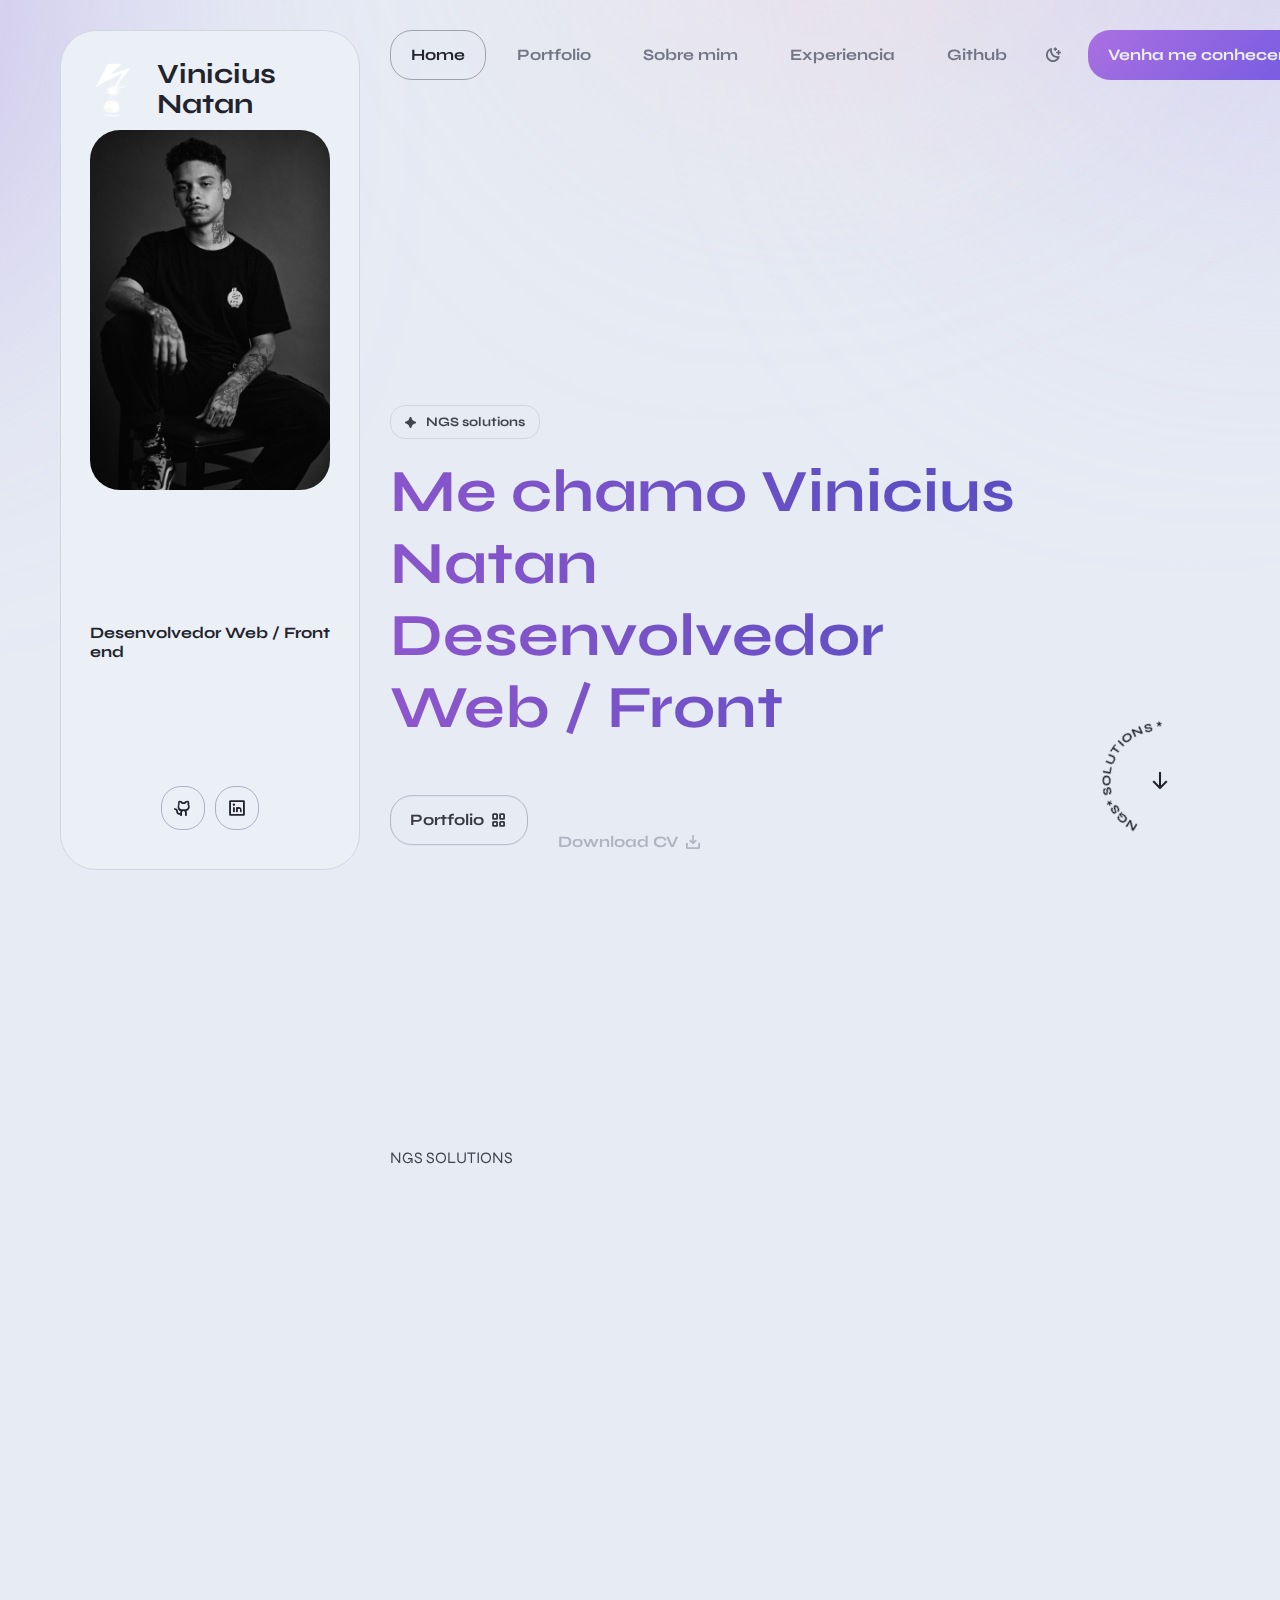
<file: index.html>
<!DOCTYPE html>
<html lang="pt-br" dir="ltr">

<head>
  <meta charset="UTF-8">

  <!-- Page Title -->
  <title>Vinicius Natan / NGS Solutions</title>

  <!-- Meta Tags -->
  <meta name="description" content="Vinicius Natan / Ngs Solutions">
  <meta name="keywords" content="Vinicius natan">

  <!-- Viewport Meta-->
  <meta http-equiv="X-UA-Compatible" content="IE=edge">
  <meta name="viewport" content="width=device-width, initial-scale=1, maximum-scale=1">

  <!-- Template Favicon & Icons Start -->
  <link rel="icon" href="img/perfil/badbrains-removebg-preview.png" sizes="any">
  <link rel="icon" href="img/perfil/badbrains-removebg-preview.png" type="image/png">
  <link rel="apple-touch-icon" href="img/perfil/badbrains-removebg-preview.png">
  <link rel="manifest" href="img/perfil/badbrains-removebg-preview.png">
  <!-- Template Favicon & Icons End -->



  <!-- Template Styles Start -->
  <link rel="stylesheet" href="css/loaders/loader.css">
  <link rel="stylesheet" type="text/css" href="css/plugins.css">
  <link rel="stylesheet" type="text/css" href="css/main.css">
  <!-- Template Styles End -->

  <!-- Custom Browser Color Start -->
  <meta name="theme-color" media="(prefers-color-scheme: light)" content="#dcdce7">
  <meta name="theme-color" media="(prefers-color-scheme: dark)" content="#111111">
  <meta name="msapplication-navbutton-color" content="#111111">
  <meta name="apple-mobile-web-app-capable" content="yes">
  <meta name="apple-mobile-web-app-status-bar-style" content="black-translucent">
  <!-- Custom Browser Color End -->
</head>

<body>

  <!-- Loader Start -->
  <div id="loader" class="loader">
    <div id="loaderContent" class="loader__content">
      <div class="loader__shadow"></div>
      <div class="loader__box"></div>
    </div>
  </div>
  <!-- Loader End -->

  <!-- Header Start -->
  <header id="header" class="header d-flex justify-content-between">

    <!-- Navigation Menu Start -->
    <div class="header__navigation">
      <nav id="menu" class="menu">
        <ul class="menu__list d-flex justify-content-start">
          <li class="menu__item">
            <a class="menu__link btn" href="#home">
              <span class="menu__caption">Home</span>
              <i class="ph-bold ph-house-simple"></i>
            </a>
          </li>
          <li class="menu__item">
            <a class="menu__link btn" href="#portfolio">
              <span class="menu__caption">Portfolio</span>
              <i class="ph-bold ph-squares-four"></i>
            </a>
          </li>
          <li class="menu__item">
            <a class="menu__link btn" href="#about">
              <span class="menu__caption">Sobre mim</span>
              <i class="ph-bold ph-user"></i>
            </a>
          </li>
          <li class="menu__item">
            <a class="menu__link btn" href="#resume">
              <span class="menu__caption">Experiencia </span>
              <i class="ph-bold ph-article"></i>
            </a>
          </li>
          <li class="menu__item">

            <a class="menu__link btn" href="https://github.com/Natan13vinicius">
              <span class="menu__caption">Github</span>
              <i class="ph-bold ph-envelope"></i>
            </a>
          </li>
        </ul>
      </nav>
    </div>
    <!-- Navigation Menu End -->

    <!-- Header Controls Start -->
    <div class="header__controls d-flex justify-content-end">
      <button id="color-switcher" class="color-switcher header__switcher btn" type="button" role="switch"
        aria-label="light/dark mode" aria-checked="true"></button>
      <a id="notify-trigger" class="header__trigger btn"
        href="https://wa.me/5511934916375?text=ol%C3%A1%20vi%20seu%20portf%C3%B3lio%20e%20gostaria%20de%20conversar.%20">
        <span class="trigger__caption">Venha me conhecer</span>
        <i class="ph-bold ph-chat-dots"></i>
      </a>
    </div>
    <!-- Header Controls End -->

  </header>
  <!-- Header End -->

  <!-- Gradient Background Start -->
  <div class="gradient-background">
    <div class="blur"></div>
    <div class="blur"></div>
    <div class="blur"></div>
  </div>
  <!-- Gradient Background End -->

  <!-- Avatar Side Block Start -->
  <div id="avatar" class="avatar">
    <div class="avatar__container d-flex flex-column justify-content-lg-between">
      <!-- image and logo -->
      <div class="avatar__block">
        <div class="avatar__logo d-flex align-items-center">
          <div class="logo__image">
            <!-- Your Logo Here!!! -->
            <!--<img src="img/logo.svg" alt="Braxton - Personal Portfolio & Resume HTML Template Logo">-->
            <img src="./img/perfil/badbrains-removebg-preview.png" alt="">
          </div>
          <div class="logo__caption">
            <p>Vinicius Natan</p>
          </div>
        </div>
        <div class="avatar__image">
          <img src="./img/perfil/natan-img-pretoebranco.jpeg" alt="vinicius natan imagem de perfil">

        </div>
      </div>
      <!-- data caption #1 -->
      <div class="avatar__block">
        <h6>

          Desenvolvedor Web / Front end
        </h6>
      </div>

      <!-- socials and CTA button -->
      <div class="avatar__block">
        <div class="avatar__socials">
          <ul style="gap: 10px;" class="socials-square d-flex justify-content-center">
            <li class="socials-square__item">
              <a class="socials-square__link btn" href="https://github.com/Natan13vinicius" target="_blank"><i
                  class="ph-bold ph-github-logo"></i></a>
            </li>
            <li class="socials-square__item">
              <a class="socials-square__link btn" href="https://www.linkedin.com/in/vinicius-natan/" target="_blank"><i
                  class="ph-bold ph-linkedin-logo"></i></a>
            </li>

          </ul>
        </div>

      </div>
    </div>
  </div>
  </div>
  <!-- Avatar Side Block End -->

  <!-- Page Content Start -->
  <div id="content" class="content">
    <div class="content__wrapper">

      <!-- Intro Section Start -->
      <section id="home" class="main intro">

        <!-- Headline Start -->
        <div id="headline" class="headline d-flex align-items-start flex-column" data-speed="1">
          <p class="headline__subtitle animate-headline">
            <svg xmlns="http://www.w3.org/2000/svg" x="0px" y="0px" width="13px" height="13px" viewBox="0 0 13 13"
              fill="currentColor">
              <path fill="currentColor" d="M5.6,12.6c-0.5-0.8-0.7-2.4-1.7-3.5c-1-1-2.7-1.2-3.5-1.7C-0.1,7-0.1,6,0.4,5.6c0.8-0.5,2.3-0.6,3.5-1.8
                  C5,2.8,5.1,1.2,5.6,0.4C6-0.1,7-0.1,7.4,0.4c0.5,0.8,0.7,2.4,1.8,3.5c1.2,1.2,2.6,1.2,3.5,1.7c0.6,0.4,0.6,1.4,0,1.7
                  C11.8,7.9,10.2,8,9.1,9.1c-1,1-1.2,2.7-1.7,3.5C7,13.1,6,13.1,5.6,12.6z" />
            </svg>
            <span>NGS solutions</span>
          </p>
          <h1 class="headline__title animate-headline">Me chamo Vinicius Natan
            <br>Desenvolvedor Web / Front
          </h1>
          <div class="headline__btnholder d-flex flex-column flex-sm-row">
            <a class="btn mobile-vertical btn-default btn-hover btn-hover-accent-mobile animate-headline"
              href="#portfolio">
              <span class="btn-caption">Portfolio</span>
              <i class="ph-bold ph-squares-four"></i>
            </a>
            <a class="btn mobile-vertical btn-default btn-hover btn-hover-outline-mobile animate-headline"
              href="./pdf/Curriculo-2-2025.pdf" download="Curriculo-2-2025.pdf">
              <span class="btn-caption">Download CV</span>
              <i class="ph-bold ph-download-simple"></i>
            </a>
          </div>


        </div>
        <!-- Headline End -->

        <!-- Scroll Button Start -->
        <div class="rotating-btn">
          <a href="#portfolio" class="rotating-btn__link slide-down">
            <!-- SVG rotating text -->
            <svg version="1.1" xmlns="http://www.w3.org/2000/svg" xmlns:xlink="http://www.w3.org/1999/xlink" x="0px"
              y="0px" viewBox="0 0 120 120" style="enable-background:new 0 0 120 120;" xml:space="preserve"
              class="animate-rotation" data-value="360">
              <defs>
                <path id="textPath"
                  d="M110,59.5c0,27.6-22.4,50-50,50s-50-22.4-50-50s22.4-50,50-50S110,31.9,110,59.5z" />
              </defs>
              <g>
                <use xlink:href="#textPath" fill="none"></use>
                <text>
                  <!-- button text here!!! -->
                  <textPath xlink:href="#textPath">NGS* SOLUTIONS * </textPath>
                </text>
              </g>
            </svg>
            <!-- arrow icon -->
            <i class="ph-bold ph-arrow-down"></i>
          </a>
        </div>
        <!-- Scroll Button End -->

      </section>
      <!-- Intro Section End -->

      <!-- About Section Start -->
      <section id="about" class="inner about">

        <!-- Content Block - H2 Section Title Start -->
        <div class="content__block section-grid-title">
          <p class="h2__subtitle animate-in-up">
            <svg xmlns="http://www.w3.org/2000/svg" x="0px" y="0px" width="13px" height="13px" viewBox="0 0 13 13"
              fill="currentColor">
              <path fill="currentColor" d="M5.6,12.6c-0.5-0.8-0.7-2.4-1.7-3.5c-1-1-2.7-1.2-3.5-1.7C-0.1,7-0.1,6,0.4,5.6c0.8-0.5,2.3-0.6,3.5-1.8
                  C5,2.8,5.1,1.2,5.6,0.4C6-0.1,7-0.1,7.4,0.4c0.5,0.8,0.7,2.4,1.8,3.5c1.2,1.2,2.6,1.2,3.5,1.7c0.6,0.4,0.6,1.4,0,1.7
                  C11.8,7.9,10.2,8,9.1,9.1c-1,1-1.2,2.7-1.7,3.5C7,13.1,6,13.1,5.6,12.6z" />
            </svg>
            <span>About Me</span>
          </p>
          <h2 class="h2__title animate-in-up">Soluções Completas e Personalizadas</h2>
          <SMALL>NGS SOLUTIONS</SMALL>
        </div>
        <!-- Content Block - H2 Section Title End -->

        <!-- Content Block - Achievements Start -->
        <div class="content__block grid-block">
          <div class="achievements d-flex flex-column flex-md-row align-items-md-stretch">

            <!-- achievements single item -->
            <div class="achievements__item d-flex flex-column grid-item animate-card-3">
              <div class="achievements__card">
                <p class="achievements__number">2</p>
                <p class="achievements__descr">Anos de Experiencia</p>
              </div>
            </div>
            <!-- achievements single item -->
            <div class="achievements__item d-flex flex-column grid-item animate-card-3">
              <div class="achievements__card">
                <p class="achievements__number">4</p>
                <p class="achievements__descr">Projetos concluidos </p>
                <p class="achievements__descr"><strong>Código e Wordpress</strong> </p>

              </div>
            </div>

            <!-- achievements single item -->
            <div class="achievements__item d-flex flex-column grid-item animate-card-3">
              <div class="achievements__card">
                <p class="achievements__number">+10</p>
                <p class="achievements__descr">Sites em Greatpages </p>
              </div>
            </div>
          </div>
        </div>
        <!-- Content Block - Achievements End -->

        <!-- Content Block - About Me Data Start -->
        <div class="content__block grid-block block-large">
          <div class="container-fluid p-0">
            <div class="row g-0 justify-content-between">

              <!-- About Me Description Start -->
              <div class="col-12 col-xl-8 grid-item about-descr">
                <p class="about-descr__text animate-in-up">
                  Sou desenvolvedor front-end com uma visão abrangente do processo de criação de websites e sistemas.
                  Meu trabalho é focado em fornecer soluções elegantes e funcionais para a web, utilizando as melhores
                  práticas de desenvolvimento. Meu trabalho é 100% 'mão na massa' estudo o problema e busco as soluções
                  Além da criação de
                  interfaces, também ofereço
                  soluções para o back-end, incluindo a implementação de áreas de membros e integrações com
                  banco de dados.
                </p>
                <p class="about-descr__text animate-in-up">
                  Combinando o conhecimento em código e plataformas low-code, busco sempre entregar soluções completas,
                  personalizadas e com alta performance, seja para projetos simples ou mais complexos. Se você busca um
                  desenvolvedor comprometido, com ampla experiência, estou à
                  disposição para ajudar.
                </p>
                <div class="btn-group about-descr__btnholder animate-in-up">
                  <a class="btn mobile-vertical btn-default btn-hover btn-hover-accent"
                    href="./pdf/Curriculo-2-2025.pdf" download="Curriculo-2-2025.pdf">
                    <span class="btn-caption">Download CV</span>
                    <i class="ph-bold ph-download-simple"></i>
                  </a>
                </div>
              </div>
              <!-- About Me Description End -->

              <!-- About Me Information Start -->
              <div class="col-12 col-xl-4 grid-item about-info">
                <div class="about-info__item animate-in-up">
                  <h6>
                    <small class="top">Name</small>
                    Vinicius natan
                  </h6>
                </div>
                <div class="about-info__item animate-in-up">
                  <h6>
                    <small class="top">Telefone</small>
                    <a class="text-link-bold"
                      href="https://wa.me/5511934916375?text=ol%C3%A1%20vi%20seu%20portf%C3%B3lio%20e%20gostaria%20de%20conversar.%20">11
                      9349-16375</a>
                  </h6>
                </div>
                <div class="about-info__item animate-in-up">
                  <h6>
                    <small class="top">Email</small>
                    <a class="text-link-bold"
                      href="mailto:vinicius.natan.dev@gmail.com?subject=Message%20from%20your%20site">vinicius.natan.dev@gmail.com</a>
                  </h6>
                </div>
                <div class="about-info__item animate-in-up">
                  <h6>
                    <small class="top">Localidade</small>
                    <a class="text-link-bold" href="#">São Paulo</a>
                  </h6>
                </div>
              </div>
              <!-- About Me Information End -->

            </div>
          </div>
        </div>
        <!-- Content Block - About Me Data End -->




      </section>
      <!-- About Section End -->

      <!-- Resume Section Start -->
      <section id="resume" class="inner resume">



        <!-- Content Block - Education Start -->
        <div class="content__block block-large">

          <!-- H3 Block Start -->
          <div class="section-h3">
            <h3 class="h3__title animate-in-up">Formação</h3>
          </div>
          <!-- H3 Block End -->

          <!-- Education Lines Start -->
          <div class="container-fluid p-0 resume-lines">
            <!-- education single item -->
            <div class="row g-0 resume-lines__item animate-in-up">
              <div class="col-12 col-md-2">
                <span class="resume-lines__date animate-in-up">2023 - 2025</span>
              </div>
              <div class="col-12 col-md-5">
                <h5 class="resume-lines__title animate-in-up">Profissão Engenheiro Front End</h5>
                <p class="resume-lines__source animate-in-up">Curso por
                  <a href="#0" class="text-link-bold" target="_blank">EBAC Escola britanica de artes criativas e
                    tecnologia</a>
                </p>
              </div>
              <div class="col-12 col-md-5">
                <p class="small resume-lines__descr animate-in-up">Curso livre profissionalizante.</p>
              </div>
            </div>
            <!-- education single item -->
            <div class="row g-0 resume-lines__item animate-in-up">
              <div class="col-12 col-md-2">
                <span class="resume-lines__date animate-in-up">2023 - 2023</span>
              </div>
              <div class="col-12 col-md-5">
                <h5 class="resume-lines__title animate-in-up">Introdução a Programação</h5>
                <p class="resume-lines__source animate-in-up">Curso por
                  <a href="#0" class="text-link-bold" target="_blank">EBAC Escola britanica de artes criativas e
                    tecnologia
                  </a>
                </p>
              </div>
              <div class="col-12 col-md-5">
                <p class="small resume-lines__descr animate-in-up">Curso livre</p>
              </div>
            </div>
            <!-- education single item -->
            <div class="row g-0 resume-lines__item animate-in-up">
              <div class="col-12 col-md-2">
                <span class="resume-lines__date animate-in-up">2022</span>
              </div>
              <div class="col-12 col-md-5">
                <h5 class="resume-lines__title animate-in-up">Fundamentos Front End: HTML, Css e Javascript</h5>
                <p class="resume-lines__source animate-in-up"> Curso por
                  <a href="#0" class="text-link-bold" target="_blank">Udemy</a>
                </p>
              </div>
              <div class="col-12 col-md-5">
                <p class="small resume-lines__descr animate-in-up">Curso livre</p>
              </div>
            </div>
          </div>
          <!-- Education Lines End -->

        </div>
        <!-- Content Block - Education End -->

        <!-- Content Block - Experience Start -->
        <div class="content__block block-large">

          <!-- H3 Block Start -->
          <div class="section-h3">
            <h3 class="h3__title animate-in-up">Experiencia </h3>
          </div>
          <!-- H3 Block End -->

          <!-- Experience Lines Start -->
          <div class="container-fluid p-0 resume-lines">
            <!-- experience single item -->
            <div class="row g-0 resume-lines__item animate-in-up">
              <div class="col-12 col-md-2">
                <span class="resume-lines__date animate-in-up">2022 - Atual</span>
              </div>
              <div class="col-12 col-md-5">
                <h5 class="resume-lines__title animate-in-up">Desenvolvedor Web / Front end Freelancer</h5>
                <p class="resume-lines__source animate-in-up">
                  <a href="#0" class="text-link-bold" target="_blank"> Weshare </a>
                  Agencia de publicidade
                </p>
              </div>
              <div class="col-12 col-md-5">
                <p class="small resume-lines__descr animate-in-up">Desenvolvo, implemento e mantenho websites com foco
                  em responsividade e design mobile first. versionamento de arquivos com GIT, garantindo um fluxo de
                  trabalho eficiente e entregas de qualidade, além de código puro, também desenvolvo websites utilizando
                  plataformas lowcode, como WordPress e Greatpages. </p>
              </div>
            </div>
            <!-- experience single item -->
            <div class="row g-0 resume-lines__item animate-in-up">
              <div class="col-12 col-md-2">
                <span class="resume-lines__date animate-in-up">2021 - Atual</span>
              </div>
              <div class="col-12 col-md-5">
                <h5 class="resume-lines__title animate-in-up">Barbeiro</h5>
                <p class="resume-lines__source animate-in-up">
                  <a href="#0" class="text-link-bold" target="_blank">Barbearia Industrial</a>
                  Barbearia
                </p>
              </div>
              <div class="col-12 col-md-5">
                <p class="small resume-lines__descr animate-in-up">Eu atuo como barbeiro e paralelamente
                  desenvolvo soluções web.</p>
              </div>
            </div>


          </div>
          <!-- Content Block - Experience End -->

          <!-- Content Block - H3 Block Start -->
          <div class="content__block">
            <div class="section-h3 section-h3-grid">
              <h3 class="h3__title animate-in-up">Skills</h3>
            </div>
          </div>
          <!-- Content Block - H3 Block End -->

          <!-- Content Block - Tools List Start -->
          <div class="content__block grid-block block-large">
            <!-- Tools List Start -->
            <div class="tools-cards d-flex justify-content-start flex-wrap">

              <!-- tools simgle item -->
              <div class="tools-cards__item d-flex grid-item-s animate-card-5">
                <div class="tools-cards__card">
                  <img class="tools-cards__icon animate-in-up" src="img/icons/icon-html.svg" alt="Tools Icon">
                  <h6 class="tools-cards__caption animate-in-up">HTML5</h6>
                </div>
              </div>
              <!-- tools simgle item -->
              <div class="tools-cards__item d-flex grid-item-s animate-card-5">
                <div class="tools-cards__card">
                  <img class="tools-cards__icon animate-in-up" src="img/icons/icon-css.svg" alt="Tools Icon">
                  <h6 class="tools-cards__caption animate-in-up">CSS3</h6>
                </div>
              </div>

              <!-- tools simgle item -->
              <div class="tools-cards__item d-flex grid-item-s animate-card-5">
                <div class="tools-cards__card">
                  <img class="tools-cards__icon animate-in-up" src="img/icons/javascript-1.svg" alt="Tools Icon">
                  <h6 class="tools-cards__caption animate-in-up">Javascript</h6>
                </div>
              </div>
              <!-- tools simgle item -->
              <div class="tools-cards__item d-flex grid-item-s animate-card-5">
                <div class="tools-cards__card">
                  <img class="tools-cards__icon animate-in-up" src="img/icons/bootstrap-5-1.svg" alt="Tools Icon">
                  <h6 class="tools-cards__caption animate-in-up">Bootstrap</h6>
                </div>
              </div>

              <!-- tools simgle item -->
              <div class="tools-cards__item d-flex grid-item-s animate-card-5">
                <div class="tools-cards__card">
                  <img class="tools-cards__icon animate-in-up" src="img/icons/jquery-4.svg" alt="Tools Icon">
                  <h6 class="tools-cards__caption animate-in-up">Jquery</h6>
                </div>
              </div>

              <!-- tools simgle item -->
              <div class="tools-cards__item d-flex grid-item-s animate-card-5">
                <div class="tools-cards__card">
                  <img class="tools-cards__icon animate-in-up" src="img/icons/sass-1.svg" alt="Tools Icon">
                  <h6 class="tools-cards__caption animate-in-up">Sass</h6>
                </div>
              </div>

              <!-- tools simgle item -->
              <div class="tools-cards__item d-flex grid-item-s animate-card-5">
                <div class="tools-cards__card">
                  <img class="tools-cards__icon animate-in-up" src="img/icons/gulp-1.svg" alt="Tools Icon">
                  <h6 class="tools-cards__caption animate-in-up">Gulp</h6>
                </div>
              </div>

              <!-- tools simgle item -->
              <div class="tools-cards__item d-flex grid-item-s animate-card-5">
                <div class="tools-cards__card">
                  <img class="tools-cards__icon animate-in-up" src="img/icons/grunt-1.svg" alt="Tools Icon">
                  <h6 class="tools-cards__caption animate-in-up">Grunt</h6>
                </div>
              </div>
              <!-- tools simgle item -->
              <div class="tools-cards__item d-flex grid-item-s animate-card-5">
                <div class="tools-cards__card">
                  <img class="tools-cards__icon animate-in-up" src="img/icons/nodejs-1.svg" alt="Tools Icon">
                  <h6 class="tools-cards__caption animate-in-up">NodeJs</h6>
                </div>
              </div>
              <!-- tools simgle item -->
              <div class="tools-cards__item d-flex grid-item-s animate-card-5">
                <div class="tools-cards__card">
                  <img class="tools-cards__icon animate-in-up" src="img/icons/wordpress-icon-1.svg" alt="Tools Icon">
                  <h6 class="tools-cards__caption animate-in-up">Wordpress</h6>
                </div>
              </div>
              <!-- tools simgle item -->
              <div class="tools-cards__item d-flex grid-item-s animate-card-5">
                <div class="tools-cards__card">
                  <img class="tools-cards__icon animate-in-up" src="img/icons/git-icon.svg" alt="Tools Icon">
                  <h6 class="tools-cards__caption animate-in-up">Git</h6>
                </div>
              </div>
              <!-- tools simgle item -->
              <div class="tools-cards__item d-flex grid-item-s animate-card-5">
                <div class="tools-cards__card">
                  <img class="tools-cards__icon animate-in-up" src="img/icons/asana-logo.svg" alt="Tools Icon">
                  <h6 class="tools-cards__caption animate-in-up">Asana</h6>
                </div>
              </div>
              <!-- tools simgle item -->
              <div class="tools-cards__item d-flex grid-item-s animate-card-5">
                <div class="tools-cards__card">
                  <img class="tools-cards__icon animate-in-up" src="img/icons/icon-notion.svg" alt="Tools Icon">
                  <h6 class="tools-cards__caption animate-in-up">Notion</h6>
                </div>
              </div>
            </div>
            <!-- Tools List End -->

          </div>
          <!-- Tools List End -->
        </div>
        <!-- Content Block - Tools List End -->

        <!-- Portfolio Section Start -->
        <section id="portfolio" class="inner inner-first portfolio">

          <!-- Content Block - H2 Section Title Start -->
          <div class="content__block section-grid-title">
            <p class="h2__subtitle animate-in-up">
              <svg xmlns="http://www.w3.org/2000/svg" x="0px" y="0px" width="13px" height="13px" viewBox="0 0 13 13"
                fill="currentColor">
                <path fill="currentColor" d="M5.6,12.6c-0.5-0.8-0.7-2.4-1.7-3.5c-1-1-2.7-1.2-3.5-1.7C-0.1,7-0.1,6,0.4,5.6c0.8-0.5,2.3-0.6,3.5-1.8
            C5,2.8,5.1,1.2,5.6,0.4C6-0.1,7-0.1,7.4,0.4c0.5,0.8,0.7,2.4,1.8,3.5c1.2,1.2,2.6,1.2,3.5,1.7c0.6,0.4,0.6,1.4,0,1.7
            C11.8,7.9,10.2,8,9.1,9.1c-1,1-1.2,2.7-1.7,3.5C7,13.1,6,13.1,5.6,12.6z" />
              </svg>
              <span>Portfolio</span>
            </p>
            <h2 class="h2__title animate-in-up">Principais Projetos</h2>
            <h3 class="h2__title animate-in-up">Clique em 'link de acesso' para visitar o projeto</h3>

          </div>
          <!-- Content Block - H2 Section Title End -->

          <!-- Content Block - Works Gallery Start -->
          <div class="content__block grid-block">
            <div class="container-fluid px-0 inner__gallery">
              <div class="row gx-0 my-gallery">

                <!-- Works Gallery Single Item Start -->
                <!-- IESSP -->
                <figure class="col-12 col-md-6 gallery__item grid-item animate-card-2" itemprop="associatedMedia"
                  itemscope itemtype="http://schema.org/ImageObject">
                  <a href="./img/projetos/1.png" data-image="./img/projetos/1.png" class="gallery__link"
                    itemprop="contentUrl" data-size="100x100">
                    <img src="./img/projetos/1.png" class="gallery__image" itemprop="thumbnail" alt="Image description">
                  </a>
                  <figcaption class="gallery__descr" itemprop="caption description">
                    <h5><a href="https://iessp.com.br/">Link De acesso</a></h5>
                    <div class="card__tags d-flex flex-wrap">
                      <img class="tools-cards__icon animate-in-up" src="img/icons/wordpress-icon-1.svg"
                        alt="Tools Icon">
                      <img class="tools-cards__icon animate-in-up" src="img/icons/css-3.svg" alt="Tools Icon">
                      <img class="tools-cards__icon animate-in-up" src="img/icons/javascript-1.svg" alt="Tools Icon">


                    </div>
                    <p class="small">Desenvolvi o site da IESSP usando WordPress e Elementor, focado em funcionalidade e
                      modernidade.<br><br>
                      Inclui uma área de membros com login e senha para acesso ao conteúdo EAD.<br>
                      O cliente conta com um painel personalizado, criado com JetEngine, para atualizar datas de cursos,
                      adicionar profissionais e gerenciar a galeria.<br><br>
                      Além disso, o painel oferece um banco de dados para visualizar usuários cadastrados e associá-los
                      aos cursos.<br><br>
                      Tudo foi planejado para facilitar o gerenciamento e a experiência do usuário.
                    </p>
                  </figcaption>
                </figure>
                <!-- Works Gallery Single Item End -->

                <!-- TROPICAL -->
                <figure class="col-12 col-md-6 gallery__item grid-item animate-card-2" itemprop="associatedMedia"
                  itemscope itemtype="http://schema.org/ImageObject">
                  <a href="./img/projetos/12.png" data-image="./img/projetos/12.png" class="gallery__link"
                    itemprop="contentUrl" data-size="100x100">
                    <img src="./img/projetos/12.png" class="gallery__image" itemprop="thumbnail"
                      alt="Image description">
                  </a>
                  <figcaption class="gallery__descr" itemprop="caption description">
                    <h5><a href="https://tropicaltecnologia.com.br/">Link De acesso</a></h5>
                    <div class="card__tags d-flex flex-wrap">
                      <img class="tools-cards__icon animate-in-up" src="img/icons/wordpress-icon-1.svg"
                        alt="Tools Icon">
                      <img class="tools-cards__icon animate-in-up" src="img/icons/css-3.svg" alt="Tools Icon">
                      <img class="tools-cards__icon animate-in-up" src="img/icons/javascript-1.svg" alt="Tools Icon">


                    </div>
                    <p class="small">Desenvolvi o site,Criei todos os textos e otimizei o SEO da Tropical Soluções
                      Digitais, uma consultoria de
                      T.I. e Agência Digital,da qual também Presto serviços.<br>
                      oferecendo informações,suporte personalizado e um canal direto para
                      contato.
                    </p>
                  </figcaption>
                </figure>
                <!-- Works Gallery Single Item End -->

                <!-- Barbearia Industrial -->
                <figure class="col-12 col-md-6 gallery__item grid-item animate-card-2" itemprop="associatedMedia"
                  itemscope itemtype="http://schema.org/ImageObject">
                  <a href="./img/projetos/11.png" data-image="./img/projetos/11.png" class="gallery__link"
                    itemprop="contentUrl" data-size="100x100">
                    <img src="./img/projetos/11.png" class="gallery__image" itemprop="thumbnail"
                      alt="Image description">
                  </a>
                  <figcaption class="gallery__descr" itemprop="caption description">
                    <h5><a href="https://industrial.ngstsolutions.com.br/">Link De acesso</a></h5>
                    <div class="card__tags d-flex flex-wrap">
                      <img class="tools-cards__icon animate-in-up" src="img/icons/wordpress-icon-1.svg"
                        alt="Tools Icon">
                      <img class="tools-cards__icon animate-in-up" src="img/icons/css-3.svg" alt="Tools Icon">
                      <img class="tools-cards__icon animate-in-up" src="img/icons/javascript-1.svg" alt="Tools Icon">


                    </div>
                    <p class="small">Desenvolvi o site da Barbearia Industrial utilizando WordPress e Elementor, com
                      integração do JetEngine para criação de dados dinâmicos.<br> Essa solução permite ao cliente final
                      gerenciar e atualizar facilmente informações essenciais, como imagens e descrições dos
                      profissionais, dados de contato, conteúdos do pop-up e valores dos procedimentos.<br> O resultado
                      é um
                      site moderno, funcional e totalmente editável, garantindo autonomia e flexibilidade para o
                      cliente.


                    </p>
                  </figcaption>
                </figure>
                <!-- Works Gallery Single Item End -->


                <!-- Works Gallery Single Item Start -->

                <!-- UMI -->
                <figure class="col-12 col-md-6 gallery__item grid-item animate-card-2" itemprop="associatedMedia"
                  itemscope itemtype="http://schema.org/ImageObject">
                  <a href="./img/projetos/2.png" data-image="./img/projetos/2.png" class="gallery__link"
                    itemprop="contentUrl" data-size="1400x1400">
                    <img src="./img/projetos/2.png" class="gallery__image" itemprop="thumbnail" alt="Image description">
                  </a>
                  <figcaption class="gallery__descr opposite" itemprop="caption description">
                    <h5><a href="https://www.umiurologia.com.br/">Link De acesso</a></h5>
                    <div class="card__tags d-flex flex-wrap">
                      <img class="tools-cards__icon animate-in-up" src="img/icons/icon-html.png" alt="Tools Icon">
                      <img class="tools-cards__icon animate-in-up" src="img/icons/css-3.svg" alt="Tools Icon">
                      <img class="tools-cards__icon animate-in-up" src="img/icons/javascript-1.svg" alt="Tools Icon">
                      <img class="tools-cards__icon animate-in-up" src="img/icons/bootstrap-5-1.svg" alt="Tools Icon">
                      <img class="tools-cards__icon animate-in-up" src="img/icons/git-icon.svg" alt="Tools Icon">


                    </div>
                    <p class="small">Desenvolvimento de website na área da saúde, com o objetivo de prospectar clientes
                      e explicar sobre procedimentos médicos realizados pela instituição. Realizando o versionamento de
                      arquivos Git, Html, Css, Bootstrap Javascript, Design responsivo, Seo, Deploy, Hospedagem e
                      domínio.
                    </p>
                  </figcaption>
                </figure>
                <!-- Works Gallery Single Item End -->

                <!-- Works Gallery Single Item Start -->
                <!-- CELIP -->
                <figure class="col-12 col-md-6 gallery__item grid-item animate-card-2" itemprop="associatedMedia"
                  itemscope itemtype="http://schema.org/ImageObject">
                  <a href="./img/projetos/3.png" data-image="./img/projetos/3.png" class="gallery__link"
                    itemprop="contentUrl" data-size="1400x1400">
                    <img src="./img/projetos/3.png" class="gallery__image" itemprop="thumbnail" alt="Image description">
                  </a>
                  <figcaption class="gallery__descr opposite" itemprop="caption description">
                    <h5><a href="https://blogcelip.com.br/">Link De acesso</a></h5>
                    <div class="card__tags d-flex flex-wrap">
                      <img class="tools-cards__icon animate-in-up" src="img/icons/wordpress-icon-1.svg"
                        alt="Tools Icon">
                      <img class="tools-cards__icon animate-in-up" src="img/icons/css-3.svg" alt="Tools Icon">
                      <img class="tools-cards__icon animate-in-up" src="img/icons/javascript-1.svg" alt="Tools Icon">

                    </div>
                    <p class="small">Desenvolvimento de um website voltado para a área da saúde, com o objetivo de
                      divulgar informações e conteúdos relevantes do setor, incluindo um blog de notícias atualizado.
                      <br><br> O
                      site foi construído em WordPress, utilizando o plugin JetEngine para criar e gerenciar o blog de
                      forma dinâmica, além de outros plugins que aprimoram a funcionalidade e a experiência do usuário.
                      <br><br>
                      O projeto seguiu boas práticas de design responsivo, SEO, deploy, hospedagem e configuração de
                      domínio.
                    </p>
                  </figcaption>
                </figure>
                <!-- Works Gallery Single Item End -->

                <!-- Works Gallery Single Item Start -->
                <figure class="col-12 col-md-6 gallery__item grid-item animate-card-2" itemprop="associatedMedia"
                  itemscope itemtype="http://schema.org/ImageObject">
                  <a href="./img/projetos/intense-projeto.png" data-image="./img/projetos/intense-projeto.png"
                    class="gallery__link" itemprop="contentUrl" data-size="1400x1400">
                    <img src="./img/projetos/intense-projeto.png" class="gallery__image" itemprop="thumbnail"
                      alt="Image description">
                  </a>
                  <figcaption class="gallery__descr " itemprop="caption description">
                    <h5><a href="https://intense-oficial.vercel.app/">Link de acesso</a></h5>
                    <div class="card__tags d-flex flex-wrap">
                      <img class="tools-cards__icon animate-in-up" src="img/icons/icon-html.png" alt="Tools Icon">
                      <img class="tools-cards__icon animate-in-up" src="img/icons/css-3.svg" alt="Tools Icon">
                      <img class="tools-cards__icon animate-in-up" src="img/icons/javascript-1.svg" alt="Tools Icon">
                      <img class="tools-cards__icon animate-in-up" src="img/icons/git-icon.svg" alt="Tools Icon">

                    </div>
                    <p class="small">O Intense Oficial é um catálogo de produtos de bijuteria em uma loja online que
                      visa facilitar a visualização dos produtos e, consequentemente, tornar mais fácil a captação de
                      clientes. O site está atualmente disponível em uma plataforma de deploy, e os clientes podem
                      acessá-lo através do link presente na rede social do Intense.

                      O desenvolvimento do site foi feito com HTML, CSS e JavaScript <br> <br>
                      Para gerenciamento de versão do código-fonte, foi utilizado o Git Flow, garantindo uma gestão mais
                      organizada e eficiente do processo de desenvolvimento
                    </p>
                  </figcaption>
                </figure>
                <!-- Works Gallery Single Item End -->

              </div>
            </div>
          </div>
          <!-- Content Block - Works Gallery End -->

          <!-- SEGUNDO BLOCO -->
          <!-- Content Block - H2 Section Title Start -->
          <div class="content__block section-grid-title">
            <p class="h2__subtitle animate-in-up">
              <svg xmlns="http://www.w3.org/2000/svg" x="0px" y="0px" width="13px" height="13px" viewBox="0 0 13 13"
                fill="currentColor">
                <path fill="currentColor" d="M5.6,12.6c-0.5-0.8-0.7-2.4-1.7-3.5c-1-1-2.7-1.2-3.5-1.7C-0.1,7-0.1,6,0.4,5.6c0.8-0.5,2.3-0.6,3.5-1.8
            C5,2.8,5.1,1.2,5.6,0.4C6-0.1,7-0.1,7.4,0.4c0.5,0.8,0.7,2.4,1.8,3.5c1.2,1.2,2.6,1.2,3.5,1.7c0.6,0.4,0.6,1.4,0,1.7
            C11.8,7.9,10.2,8,9.1,9.1c-1,1-1.2,2.7-1.7,3.5C7,13.1,6,13.1,5.6,12.6z" />
              </svg>
              <span>Portfolio</span>
            </p>
            <h2 class="h2__title animate-in-up">Estudos (Código)</h2>
            <h3 class="h2__title animate-in-up">Clique em 'link de acesso' para visitar o projeto</h3>

          </div>
          <!-- Content Block - H2 Section Title End -->

          <!-- Content Block - Works Gallery Start -->
          <div class="content__block grid-block">
            <div class="container-fluid px-0 inner__gallery">
              <div class="row gx-0 my-gallery" itemscope itemtype="http://schema.org/ImageGallery">

                <!-- Works Gallery Single Item Start -->
                <!-- DISNEY -->
                <figure class="col-12 col-md-6 gallery__item grid-item animate-card-2" itemprop="associatedMedia"
                  itemscope itemtype="http://schema.org/ImageObject">
                  <a href="./img/projetos/5.png" data-image="./img/projetos/5.png" class="gallery__link"
                    itemprop="contentUrl" data-size="100x100">
                    <img src="./img/projetos/5.png" class="gallery__image" itemprop="thumbnail" alt="Image description">
                  </a>
                  <figcaption class="gallery__descr" itemprop="caption description">
                    <h5><a href="https://disneyplus-clone-jewb.vercel.app/
                      ">link de acesso</a></h5>
                    <div class="card__tags d-flex flex-wrap">
                      <img class="tools-cards__icon animate-in-up" src="img/icons/icon-html.svg" alt="Tools Icon">
                      <img class="tools-cards__icon animate-in-up" src="img/icons/css-3.svg" alt="Tools Icon">
                      <img class="tools-cards__icon animate-in-up" src="img/icons/javascript-1.svg" alt="Tools Icon">
                      <img class="tools-cards__icon animate-in-up" src="img/icons/sass-1.svg" alt="Tools Icon">
                      <img class="tools-cards__icon animate-in-up" src="img/icons/gulp-1.svg" alt="Tools Icon">
                      <img class="tools-cards__icon animate-in-up" src="img/icons/nodejs-1.svg" alt="Tools Icon">

                      <img class="tools-cards__icon animate-in-up" src="img/icons/git-icon.svg" alt="Tools Icon">


                    </div>
                    <p class="small">

                      Este projeto, desenvolvido através do curso da EBAC, é um clone da página do Disney+ utilizando
                      HTML, CSS, JavaScript e Sass. O Node.js foi empregado para gerenciar as dependências, enquanto o
                      Gulp foi utilizado para automatizar tarefas como a compilação do Sass, a minificação de imagens e
                      a otimização do código da aplicação. <br><br>

                      A estrutura das classes em HTML foi criada seguindo a metodologia BEM (Bloco, Elemento,
                      Modificador), garantindo um código mais organizado e de fácil manutenção. Este projeto serviu como
                      uma excelente prática para consolidar conhecimentos em desenvolvimento web moderno e automação de
                      tarefas.
                    </p>
                  </figcaption>
                </figure>
                <!-- Works Gallery Single Item End -->

                <!-- Works Gallery Single Item Start -->
                <!-- BUSCACEP -->
                <figure class="col-12 col-md-6 gallery__item grid-item animate-card-2" itemprop="associatedMedia"
                  itemscope itemtype="http://schema.org/ImageObject">
                  <a href="./img/projetos/BuscaCep.png" data-image="./img/projetos/BuscaCep.png" class="gallery__link"
                    itemprop="contentUrl" data-size="100x100">
                    <img src="./img/projetos/BuscaCep.png" class="gallery__image" itemprop="thumbnail"
                      alt="Image description">
                  </a>
                  <figcaption class="gallery__descr" itemprop="caption description">
                    <h5><a href="https://buscacep-api-fetch.vercel.app/">Link de acesso</a></h5>
                    <div class="card__tags d-flex flex-wrap">
                      <img class="tools-cards__icon animate-in-up" src="img/icons/icon-html.svg" alt="Tools Icon">
                      <img class="tools-cards__icon animate-in-up" src="img/icons/css-3.svg" alt="Tools Icon">
                      <img class="tools-cards__icon animate-in-up" src="img/icons/javascript-1.svg" alt="Tools Icon">
                      <img class="tools-cards__icon animate-in-up" src="img/icons/bootstrap-5-1.svg" alt="Tools Icon">
                      <img class="tools-cards__icon animate-in-up" src="img/icons/nodejs-1.svg" alt="Tools Icon">
                      <img class="tools-cards__icon animate-in-up" src="img/icons/git-icon.svg" alt="Tools Icon">




                    </div>
                    <p class="small">O BuscaCEP é uma aplicação desenvolvida para consultar endereços a partir de um CEP
                      informado pelo usuário, integrando-se a uma API para obter e exibir dados de forma dinâmica e
                      precisa.<br>
                      Utilizando tecnologias como HTML, CSS, Bootstrap, JavaScript com o método fetch e Node.js
                    </p>
                  </figcaption>
                </figure>
                <!-- Works Gallery Single Item End -->

                <!-- Works Gallery Single Item Start -->
                <!-- FACILITE -->
                <figure class="col-12 col-md-6 gallery__item grid-item animate-card-2" itemprop="associatedMedia"
                  itemscope itemtype="http://schema.org/ImageObject">
                  <a href="./img/projetos/8.png" data-image="./img/projetos/8.png" class="gallery__link"
                    itemprop="contentUrl" data-size="100x100">
                    <img src="./img/projetos/8.png" class="gallery__image" itemprop="thumbnail" alt="Image description">
                  </a>
                  <figcaption class="gallery__descr" itemprop="caption description">
                    <h5><a href="https://buscacep-api-fetch.vercel.app/">link de acesso</a></h5>
                    <div class="card__tags d-flex flex-wrap">
                      <img class="tools-cards__icon animate-in-up" src="img/icons/icon-html.svg" alt="Tools Icon">
                      <img class="tools-cards__icon animate-in-up" src="img/icons/css-3.svg" alt="Tools Icon">
                      <img class="tools-cards__icon animate-in-up" src="img/icons/javascript-1.svg" alt="Tools Icon">
                      <img class="tools-cards__icon animate-in-up" src="img/icons/bootstrap-5-1.svg" alt="Tools Icon">
                      <img class="tools-cards__icon animate-in-up" src="img/icons/git-icon.svg" alt="Tools Icon">


                    </div>
                    <p class="small">
                      O Facilite é um protótipo desenvolvido como projeto de estudos para treinar habilidades técnicas,
                      mas com potencial para se transformar em um produto comercial.<br><br>
                      A ideia central é oferecer um formulário de contato personalizado para barbearias, permitindo que
                      elas gerenciem uma lista de candidatos interessados em se juntar ao time.<br><br>
                      O projeto foi construído utilizando HTML, CSS, JavaScript, Bootstrap e Git, destacando-se pela
                      combinação de funcionalidade prática e design responsivo, alinhados ao objetivo de criar soluções
                      úteis e aplicáveis ao mercado.
                    </p>
                  </figcaption>
                </figure>
                <!-- Works Gallery Single Item End -->

                <!-- Works Gallery Single Item Start -->
                <!-- TRABALHE CONOSCO -->
                <figure class="col-12 col-md-6 gallery__item grid-item animate-card-2" itemprop="associatedMedia"
                  itemscope itemtype="http://schema.org/ImageObject">
                  <a href="#" data-image="./img/projetos/4.png" class="gallery__link" itemprop="contentUrl"
                    data-size="100x100">
                    <img src="./img/projetos/4.png" class="gallery__image" itemprop="thumbnail" alt="Image description">
                  </a>
                  <figcaption class="gallery__descr" itemprop="caption description">
                    <h5><a href="https://trabalheconosco.vercel.app/">link de acesso</a></h5>
                    <div class="card__tags d-flex flex-wrap">
                      <img class="tools-cards__icon animate-in-up" src="img/icons/icon-html.svg" alt="Tools Icon">
                      <img class="tools-cards__icon animate-in-up" src="img/icons/css-3.svg" alt="Tools Icon">
                      <img class="tools-cards__icon animate-in-up" src="img/icons/javascript-1.svg" alt="Tools Icon">
                      <img class="tools-cards__icon animate-in-up" src="img/icons/jquery-4.svg" alt="Tools Icon">
                      <img class="tools-cards__icon animate-in-up" src="img/icons/git-icon.svg" alt="Tools Icon">


                    </div>
                    <p class="small">

                      O trabalhe conosco é um protótipo de estudos criado para aprimorar habilidades técnicas, com
                      potencial de se tornar um produto comercial.<br><br>
                      Ele oferece um formulário de contato para barbearias, ajudando a gerenciar candidatos interessados
                      em integrar suas equipes.<br><br>
                      Desenvolvido com HTML, CSS, JavaScript, Bootstrap e Git, o projeto usa jQuery para validação e
                      máscaras nos campos, além de EmailJS para enviar os dados diretamente ao e-mail do destinatário,
                      unindo aprendizado e aplicação prática.
                    </p>
                  </figcaption>
                </figure>
                <!-- Works Gallery Single Item End -->

                <!-- Works Gallery Single Item Start -->
                <!-- AGENDA DE CONTATO -->
                <figure class="col-12 col-md-6 gallery__item grid-item animate-card-2" itemprop="associatedMedia"
                  itemscope itemtype="http://schema.org/ImageObject">
                  <a href="./img/projetos/9.png" data-image="./img/projetos/9.png" class="gallery__link"
                    itemprop="contentUrl" data-size="100x100">
                    <img src="./img/projetos/9.png" class="gallery__image" itemprop="thumbnail" alt="Image description">
                  </a>
                  <figcaption class="gallery__descr" itemprop="caption description">
                    <h5><a href="https://agenda-de-contatos-eight-eta.vercel.app/">link de acesso</a></h5>
                    <div class="card__tags d-flex flex-wrap">
                      <img class="tools-cards__icon animate-in-up" src="img/icons/icon-html.svg" alt="Tools Icon">
                      <img class="tools-cards__icon animate-in-up" src="img/icons/css-3.svg" alt="Tools Icon">
                      <img class="tools-cards__icon animate-in-up" src="img/icons/javascript-1.svg" alt="Tools Icon">
                      <img class="tools-cards__icon animate-in-up" src="img/icons/jquery-4.svg" alt="Tools Icon">
                      <img class="tools-cards__icon animate-in-up" src="img/icons/git-icon.svg" alt="Tools Icon">


                    </div>
                    <p class="small">

                      Agenda de contato funcional que fiz atraves do curso engenheiro front end pela Ebac, o intuito do
                      projeto é treinar logica de programaçao, pensamento estruturado, validações e mascaras de campo
                      (projeto de treino,nao esta responsivo)
                    </p>
                  </figcaption>
                </figure>
                <!-- Works Gallery Single Item End -->

                <!-- Works Gallery Single Item Start -->
                <!-- SORTEADOR  -->
                <figure class="col-12 col-md-6 gallery__item grid-item animate-card-2" itemprop="associatedMedia"
                  itemscope itemtype="http://schema.org/ImageObject">
                  <a href="./img/projetos/sorteador.png" data-image="./img/projetos/sorteador.png" class="gallery__link"
                    itemprop="contentUrl" data-size="100x100">
                    <img src="./img/projetos/sorteador.png" class="gallery__image" itemprop="thumbnail"
                      alt="Image description">
                  </a>
                  <figcaption class="gallery__descr" itemprop="caption description">
                    <h5><a href="https://sorteador-grunt-lemon.vercel.app/">link de acesso</a></h5>
                    <div class="card__tags d-flex flex-wrap">
                      <img class="tools-cards__icon animate-in-up" src="img/icons/icon-html.svg" alt="Tools Icon">
                      <img class="tools-cards__icon animate-in-up" src="img/icons/css-3.svg" alt="Tools Icon">
                      <img class="tools-cards__icon animate-in-up" src="img/icons/javascript-1.svg" alt="Tools Icon">
                      <img class="tools-cards__icon animate-in-up" src="img/icons/grunt-1.svg" alt="Tools Icon">
                      <img class="tools-cards__icon animate-in-up" src="img/icons/git-icon.svg" alt="Tools Icon">


                    </div>
                    <p class="small">

                      Este projeto foi desenvolvido com HTML, CSS, JavaScript e Grunt como parte de um estudo prático.
                      Ele consiste em um sorteador de números funcional, implementado com JavaScript, que permite gerar
                      resultados aleatórios de forma simples e intuitiva. <br><br>

                      Para otimizar o fluxo de trabalho e aprimorar o desempenho, utilizei o Grunt para automatizar
                      tarefas como a minificação do CSS, reduzindo o tamanho dos arquivos, e o versionamento, criando
                      dois ambientes distintos: um para desenvolvimento, com arquivos legíveis, e outro para produção,
                      com arquivos otimizados. Isso garantiu maior organização e eficiência na transição entre os
                      ambientes
                    </p>
                  </figcaption>
                </figure>
                <!-- Works Gallery Single Item End -->

                <!-- Works Gallery Single Item Start -->
                <!--  PURPLE -->
                <figure class="col-12 col-md-6 gallery__item grid-item animate-card-2" itemprop="associatedMedia"
                  itemscope itemtype="http://schema.org/ImageObject">
                  <a href="./img/projetos/6.png" data-image="./img/projetos/6.png" class="gallery__link"
                    itemprop="contentUrl" data-size="100x100">
                    <img src="./img/projetos/6.png" class="gallery__image" itemprop="thumbnail" alt="Image description">
                  </a>
                  <figcaption class="gallery__descr" itemprop="caption description">
                    <h5><a href="https://purple-seven.vercel.app/">link de acesso</a></h5>
                    <div class="card__tags d-flex flex-wrap">
                      <img class="tools-cards__icon animate-in-up" src="img/icons/icon-html.svg" alt="Tools Icon">
                      <img class="tools-cards__icon animate-in-up" src="img/icons/css-3.svg" alt="Tools Icon">
                      <img class="tools-cards__icon animate-in-up" src="img/icons/javascript-1.svg" alt="Tools Icon">
                      <img class="tools-cards__icon animate-in-up" src="img/icons/git-icon.svg" alt="Tools Icon">


                    </div>
                    <p class="small">

                      Projeto de estudos para treinar conhecimentos html,css
                    </p>
                  </figcaption>
                </figure>
                <!-- Works Gallery Single Item End -->


              </div>
            </div>
          </div>
          <!-- Content Block - Works Gallery End -->


          <!-- TERCEIRO BLOCO -->
          <!-- Content Block - H2 Section Title Start -->
          <div class="content__block section-grid-title">
            <p class="h2__subtitle animate-in-up">
              <svg xmlns="http://www.w3.org/2000/svg" x="0px" y="0px" width="13px" height="13px" viewBox="0 0 13 13"
                fill="currentColor">
                <path fill="currentColor" d="M5.6,12.6c-0.5-0.8-0.7-2.4-1.7-3.5c-1-1-2.7-1.2-3.5-1.7C-0.1,7-0.1,6,0.4,5.6c0.8-0.5,2.3-0.6,3.5-1.8
            C5,2.8,5.1,1.2,5.6,0.4C6-0.1,7-0.1,7.4,0.4c0.5,0.8,0.7,2.4,1.8,3.5c1.2,1.2,2.6,1.2,3.5,1.7c0.6,0.4,0.6,1.4,0,1.7
            C11.8,7.9,10.2,8,9.1,9.1c-1,1-1.2,2.7-1.7,3.5C7,13.1,6,13.1,5.6,12.6z" />
              </svg>
              <span>Portfolio</span>
            </p>
            <h2 class="h2__title animate-in-up">Landing pages em Greatpages</h2>
          </div>
          <!-- Content Block - H2 Section Title End -->

          <!-- Content Block - Works Gallery Start -->
          <div class="content__block grid-block">
            <div class="container-fluid px-0 inner__gallery">
              <div class="row gx-0 my-gallery" itemscope itemtype="http://schema.org/ImageGallery">

                <!-- Works Gallery Single Item Start -->
                <!-- SCHEIBEL -->
                <figure class="col-12 col-md-6 gallery__item grid-item animate-card-2" itemprop="associatedMedia"
                  itemscope itemtype="./img/greatpages/scheibel.png">
                  <a href="./img/greatpages/scheibel.png" data-image="./img/greatpages/scheibel.png"
                    class="gallery__link" itemprop="contentUrl" data-size="100x100">
                    <img src="./img/greatpages/scheibel.png" class="gallery__image" itemprop="thumbnail"
                      alt="Image description">
                  </a>
                  <figcaption class="gallery__descr" itemprop="caption description">
                    <h5><a href="https://www.drguilhermescheibel.com.br/">link de acesso</a></h5>
                    <div class="card__tags d-flex flex-wrap">
                      <img class="tools-cards__icon animate-in-up" src="img/icons/greatpages-1.svg" alt="Tools Icon">



                    </div>
                    <p class="small">Landing page desenvolvida para a area da saúde
                    </p>
                  </figcaption>
                </figure>
                <!-- Works Gallery Single Item End -->

                <!-- Works Gallery Single Item Start -->
                <!-- FABIANA -->
                <figure class="col-12 col-md-6 gallery__item grid-item animate-card-2" itemprop="associatedMedia"
                  itemscope itemtype="./img/greatpages/fabiana.png">
                  <a href="./img/greatpages/fabiana.png" data-image="./img/greatpages/fabiana.png" class="gallery__link"
                    itemprop="contentUrl" data-size="100x100">
                    <img src="./img/greatpages/fabiana.png" class="gallery__image" itemprop="thumbnail"
                      alt="Image description">
                  </a>
                  <figcaption class="gallery__descr" itemprop="caption description">
                    <h5><a href="https://www.doutorafabianavalera.com.br/">link de acesso</a></h5>
                    <div class="card__tags d-flex flex-wrap">
                      <img class="tools-cards__icon animate-in-up" src="img/icons/greatpages-1.svg" alt="Tools Icon">


                    </div>
                    <p class="small">Landing page desenvolvida para a area da saúde
                    </p>
                  </figcaption>
                </figure>
                <!-- Works Gallery Single Item End -->

                <!-- Works Gallery Single Item Start -->
                <!-- LOVATO -->
                <figure class="col-12 col-md-6 gallery__item grid-item animate-card-2" itemprop="associatedMedia"
                  itemscope itemtype="./img/greatpages/lovato.png">
                  <a href="./img/greatpages/lovato.png" data-image="./img/greatpages/lovato.png" class="gallery__link"
                    itemprop="contentUrl" data-size="100x100">
                    <img src="./img/greatpages/lovato.png" class="gallery__image" itemprop="thumbnail"
                      alt="Image description">
                  </a>
                  <figcaption class="gallery__descr" itemprop="caption description">
                    <h5><a href="https://www.drguilhermelovato.com.br/">link de acesso</a></h5>
                    <div class="card__tags d-flex flex-wrap">
                      <img class="tools-cards__icon animate-in-up" src="img/icons/greatpages-1.svg" alt="Tools Icon">


                    </div>
                    <p class="small">Landing page desenvolvida para a area da saúde
                    </p>
                  </figcaption>
                </figure>
                <!-- Works Gallery Single Item End -->

                <!-- Works Gallery Single Item Start -->
                <!-- THALES -->
                <figure class="col-12 col-md-6 gallery__item grid-item animate-card-2" itemprop="associatedMedia"
                  itemscope itemtype="./img/greatpages/thales.png">
                  <a href="./img/greatpages/thales.png" data-image="./img/greatpages/thales.png" class="gallery__link"
                    itemprop="contentUrl" data-size="100x100">
                    <img src="./img/greatpages/thales.png" class="gallery__image" itemprop="thumbnail"
                      alt="Image description">
                  </a>
                  <figcaption class="gallery__descr" itemprop="caption description">
                    <h5><a href="https://www.doutorthalescousen.com.br/">link de acesso</a></h5>
                    <div class="card__tags d-flex flex-wrap">
                      <img class="tools-cards__icon animate-in-up" src="img/icons/greatpages-1.svg" alt="Tools Icon">


                    </div>
                    <p class="small">Landing page desenvolvida para a area da saúde
                    </p>
                  </figcaption>
                </figure>
                <!-- Works Gallery Single Item End -->

                <!-- Works Gallery Single Item Start -->
                <!-- ANDERSON -->
                <figure class="col-12 col-md-6 gallery__item grid-item animate-card-2" itemprop="associatedMedia"
                  itemscope itemtype="./img/greatpages/thales.png">
                  <a href="./img/greatpages/anderson.png" data-image="./img/greatpages/anderson.png"
                    class="gallery__link" itemprop="contentUrl" data-size="100x100">
                    <img src="./img/greatpages/anderson.png" class="gallery__image" itemprop="thumbnail"
                      alt="Image description">
                  </a>
                  <figcaption class="gallery__descr" itemprop="caption description">
                    <h5><a href="https://www.drandersondamasio.com.br/">link de acesso</a></h5>
                    <div class="card__tags d-flex flex-wrap">
                      <img class="tools-cards__icon animate-in-up" src="img/icons/greatpages-1.svg" alt="Tools Icon">



                    </div>
                    <p class="small">Landing page desenvolvida para a area da saúde
                    </p>
                  </figcaption>
                </figure>
                <!-- Works Gallery Single Item End -->

                <!-- Works Gallery Single Item Start -->
                <!-- SUNSET -->
                <figure class="col-12 col-md-6 gallery__item grid-item animate-card-2" itemprop="associatedMedia"
                  itemscope itemtype="./img/greatpages/sunset.png">
                  <a href="./img/greatpages/sunset.png" data-image="./img/greatpages/sunset.png" class="gallery__link"
                    itemprop="contentUrl" data-size="100x100">
                    <img src="./img/greatpages/sunset.png" class="gallery__image" itemprop="thumbnail"
                      alt="Image description">
                  </a>
                  <figcaption class="gallery__descr" itemprop="caption description">
                    <h5><a href="https://clinicsunset.com.br/">link de acesso</a></h5>
                    <div class="card__tags d-flex flex-wrap">
                      <img class="tools-cards__icon animate-in-up" src="img/icons/greatpages-1.svg" alt="Tools Icon">


                    </div>
                    <p class="small">Landing page desenvolvida para a area da saúde
                    </p>
                  </figcaption>
                </figure>
                <!-- Works Gallery Single Item End -->

                <!-- Works Gallery Single Item Start -->
                <!-- ENDRYGO -->
                <figure class="col-12 col-md-6 gallery__item grid-item animate-card-2" itemprop="associatedMedia"
                  itemscope itemtype="./img/greatpages/endrygo-project.png">
                  <a href="./img/greatpages/endrygo-project.png" data-image="./img/greatpages/endrygo-project.png"
                    class="gallery__link" itemprop="contentUrl" data-size="100x100">
                    <img src="./img/greatpages/endrygo-project.png" class="gallery__image" itemprop="thumbnail"
                      alt="Image description">
                  </a>
                  <figcaption class="gallery__descr" itemprop="caption description">
                    <h5><a href="https://www.drendrygomatos.com.br/">link de acesso</a></h5>
                    <div class="card__tags d-flex flex-wrap">
                      <img class="tools-cards__icon animate-in-up" src="img/icons/greatpages-1.svg" alt="Tools Icon">


                    </div>
                    <p class="small">Landing page desenvolvida para a area da saúde
                    </p>
                  </figcaption>
                </figure>
                <!-- Works Gallery Single Item End -->


                <!-- Works Gallery Single Item Start -->
                <!-- JOAO -->
                <figure class="col-12 col-md-6 gallery__item grid-item animate-card-2" itemprop="associatedMedia"
                  itemscope itemtype="./img/greatpages/joao.png">
                  <a href="./img/greatpages/joao.png" data-image="./img/greatpages/joao.png" class="gallery__link"
                    itemprop="contentUrl" data-size="100x100">
                    <img src="./img/greatpages/joao.png" class="gallery__image" itemprop="thumbnail"
                      alt="Image description">
                  </a>
                  <figcaption class="gallery__descr" itemprop="caption description">
                    <h5><a href="https://www.joaomaximiliano.com.br/gluteos">link de acesso</a></h5>
                    <div class="card__tags d-flex flex-wrap">
                      <img class="tools-cards__icon animate-in-up" src="img/icons/greatpages-1.svg" alt="Tools Icon">


                    </div>
                    <p class="small">Landing page desenvolvida para a area da saúde
                    </p>
                  </figcaption>
                </figure>
                <!-- Works Gallery Single Item End -->





              </div>
            </div>
          </div>
          <!-- Content Block - Works Gallery End -->

          <!-- TERCEIRO BLOCO -->
          <!-- Content Block - H2 Section Title Start -->
          <div class="content__block section-grid-title">
            <p class="h2__subtitle animate-in-up">
              <svg xmlns="http://www.w3.org/2000/svg" x="0px" y="0px" width="13px" height="13px" viewBox="0 0 13 13"
                fill="currentColor">
                <path fill="currentColor" d="M5.6,12.6c-0.5-0.8-0.7-2.4-1.7-3.5c-1-1-2.7-1.2-3.5-1.7C-0.1,7-0.1,6,0.4,5.6c0.8-0.5,2.3-0.6,3.5-1.8
            C5,2.8,5.1,1.2,5.6,0.4C6-0.1,7-0.1,7.4,0.4c0.5,0.8,0.7,2.4,1.8,3.5c1.2,1.2,2.6,1.2,3.5,1.7c0.6,0.4,0.6,1.4,0,1.7
            C11.8,7.9,10.2,8,9.1,9.1c-1,1-1.2,2.7-1.7,3.5C7,13.1,6,13.1,5.6,12.6z" />
              </svg>
              <span>Portfolio</span>
            </p>
            <h2 class="h2__title animate-in-up">Experiencia em campo</h2>
          </div>
          <!-- Content Block - H2 Section Title End -->

          <!-- Content Block - Works Gallery Start -->
          <div class="content__block grid-block">
            <div class="container-fluid px-0 inner__gallery">
              <div class="row gx-0 my-gallery" itemscope itemtype="http://schema.org/ImageGallery">

                <!-- Works Gallery Single Item Start -->
                <!-- Sunset -->
                <figure class="col-12 col-md-6 gallery__item grid-item animate-card-2" itemprop="associatedMedia"
                  itemscope itemtype="./img/greatpages/sunset-banco.png">
                  <a href="./img/greatpages/sunset-banco.png" data-image="./img/greatpages/sunset-banco.png"
                    class="gallery__link" itemprop="contentUrl" data-size="100x100">
                    <img src="./img/greatpages/sunset-banco.png" class="gallery__image" itemprop="thumbnail"
                      alt="Image description">
                  </a>
                  <figcaption class="gallery__descr" itemprop="caption description">
                    <h5><a href="https://sunsetclinic.com.br/fale-com-a-gente.php">link de acesso</a></h5>
                    <div class="card__tags d-flex flex-wrap">
                      <img class="tools-cards__icon animate-in-up" src="img/icons/icon-html.png" alt="Tools Icon">
                      <img class="tools-cards__icon animate-in-up" src="img/icons/javascript-1.svg" alt="Tools Icon">
                      <img class="tools-cards__icon animate-in-up" src="img/icons/mysql-ar21.svg" alt="Tools Icon">



                    </div>
                    <p class="small">Atuei neste projeto criando novos inputs e conexões para o formulário e
                      banco de dados
                      mysql
                    </p>
                  </figcaption>
                </figure>
                <!-- Works Gallery Single Item End -->


              </div>
            </div>
            <!-- Content Block - Works Gallery End -->



        </section>
        <!-- Portfolio Section End -->









        <!-- Content Block - Contact Data Start -->
        <div class="content__block">
          <div class="container-fluid p-0 contact-lines animate-in-up">
            <div class="row g-0 contact-lines__item">
              <!-- data item -->
              <div class="col-12 col-md-4 contact-lines__data">
                <p class="contact-lines__title animate-in-up">Localidade</p>
                <p class="contact-lines__text animate-in-up">
                  <a class="text-link-bold" href="#" target="_blank">
                    São paulo</a>
                </p>
              </div>
              <!-- data item -->
              <div class="col-12 col-md-4 contact-lines__data">
                <p class="contact-lines__title animate-in-up">Telefone</p>
                <p class="contact-lines__text animate-in-up">
                  <a class="text-link-bold"
                    href="https://wa.me/5511934916375?text=ol%C3%A1%20vi%20seu%20portf%C3%B3lio%20e%20gostaria%20de%20conversar.%20">11
                    934916375</a>
                </p>
              </div>
              <!-- data item -->
              <div class="col-12 col-md-4 contact-lines__data">
                <p class="contact-lines__title animate-in-up">Email</p>
                <p class="contact-lines__text animate-in-up">
                  <a class="text-link-bold"
                    href="mailto:vinicius.natan.dev@gmail.com?subject=Message%20from%20your%20site">vinicius.natan.dev@gmail.com</a>
                </p>
              </div>
            </div>
          </div>
        </div>
        <!-- Content Block - Contact Data End -->

      </section>
      <!-- Contact Section End -->

    </div>
  </div>
  <!-- Page Content End -->

  <!-- Root element of PhotoSwipe. Must have class pswp. -->
  <div class="pswp" tabindex="-1" role="dialog" aria-hidden="true">

    <!-- Background of PhotoSwipe.
      It's a separate element, as animating opacity is faster than rgba(). -->
    <div class="pswp__bg"></div>

    <!-- Slides wrapper with overflow:hidden. -->
    <div class="pswp__scroll-wrap">

      <!-- Container that holds slides. PhotoSwipe keeps only 3 slides in DOM to save memory. -->
      <!-- don't modify these 3 pswp__item elements, data is added later on. -->
      <div class="pswp__container">
        <div class="pswp__item"></div>
        <div class="pswp__item"></div>
        <div class="pswp__item"></div>
      </div>

      <!-- Default (PhotoSwipeUI_Default) interface on top of sliding area. Can be changed. -->
      <div class="pswp__ui pswp__ui--hidden">

        <div class="pswp__top-bar">

          <!--  Controls are self-explanatory. Order can be changed. -->

          <div class="pswp__counter"></div>

          <button class="pswp__button pswp__button--close link-s" title="Close (Esc)"></button>

          <button class="pswp__button pswp__button--share link-s" title="Share"></button>

          <button class="pswp__button pswp__button--fs link-s" title="Toggle fullscreen"></button>

          <button class="pswp__button pswp__button--zoom link-s" title="Zoom in/out"></button>

          <!-- Preloader demo http://codepen.io/dimsemenov/pen/yyBWoR -->
          <!-- element will get class pswp__preloader-active when preloader is running -->
          <div class="pswp__preloader">
            <div class="pswp__preloader__icn">
              <div class="pswp__preloader__cut">
                <div class="pswp__preloader__donut"></div>
              </div>
            </div>
          </div>
        </div>

        <div class="pswp__share-modal pswp__share-modal--hidden pswp__single-tap">
          <div class="pswp__share-tooltip"></div>
        </div>

        <button class="pswp__button pswp__button--arrow--left link-s" title="Previous (arrow left)"></button>

        <button class="pswp__button pswp__button--arrow--right link-s" title="Next (arrow right)"></button>

        <div class="pswp__caption">
          <div class="pswp__caption__center"></div>
        </div>

      </div>

    </div>

  </div>

  <!-- Load Scripts Start -->
  <script src="js/libs.min.js"></script>
  <script>
    const randomX = random(-400, 400);
    const randomY = random(-200, 200);
    const randomDelay = random(0, 50);
    const randomTime = random(20, 40);
    const randomTime2 = random(5, 12);
    const randomAngle = random(-30, 150);

    const blurs = gsap.utils.toArray(".blur");
    blurs.forEach((blur) => {
      gsap.set(blur, {
        x: randomX(-1),
        y: randomX(1),
        rotation: randomAngle(-1)
      });

      moveX(blur, 1);
      moveY(blur, -1);
      rotate(blur, 1);
    });

    function rotate(target, direction) {
      gsap.to(target, randomTime2(), {
        rotation: randomAngle(direction),
        ease: Sine.easeInOut,
        onComplete: rotate,
        onCompleteParams: [target, direction * -1]
      });
    }

    function moveX(target, direction) {
      gsap.to(target, randomTime(), {
        x: randomX(direction),
        ease: Sine.easeInOut,
        onComplete: moveX,
        onCompleteParams: [target, direction * -1]
      });
    }

    function moveY(target, direction) {
      gsap.to(target, randomTime(), {
        y: randomY(direction),
        ease: Sine.easeInOut,
        onComplete: moveY,
        onCompleteParams: [target, direction * -1]
      });
    }

    function random(min, max) {
      const delta = max - min;
      return (direction = 1) => (min + delta * Math.random()) * direction;
    }
  </script>
  <script src="js/app.js"></script>
  <script src="js/gallery-init.js"></script>
  <!-- Load Scripts End -->

</body>

</html>
</file>
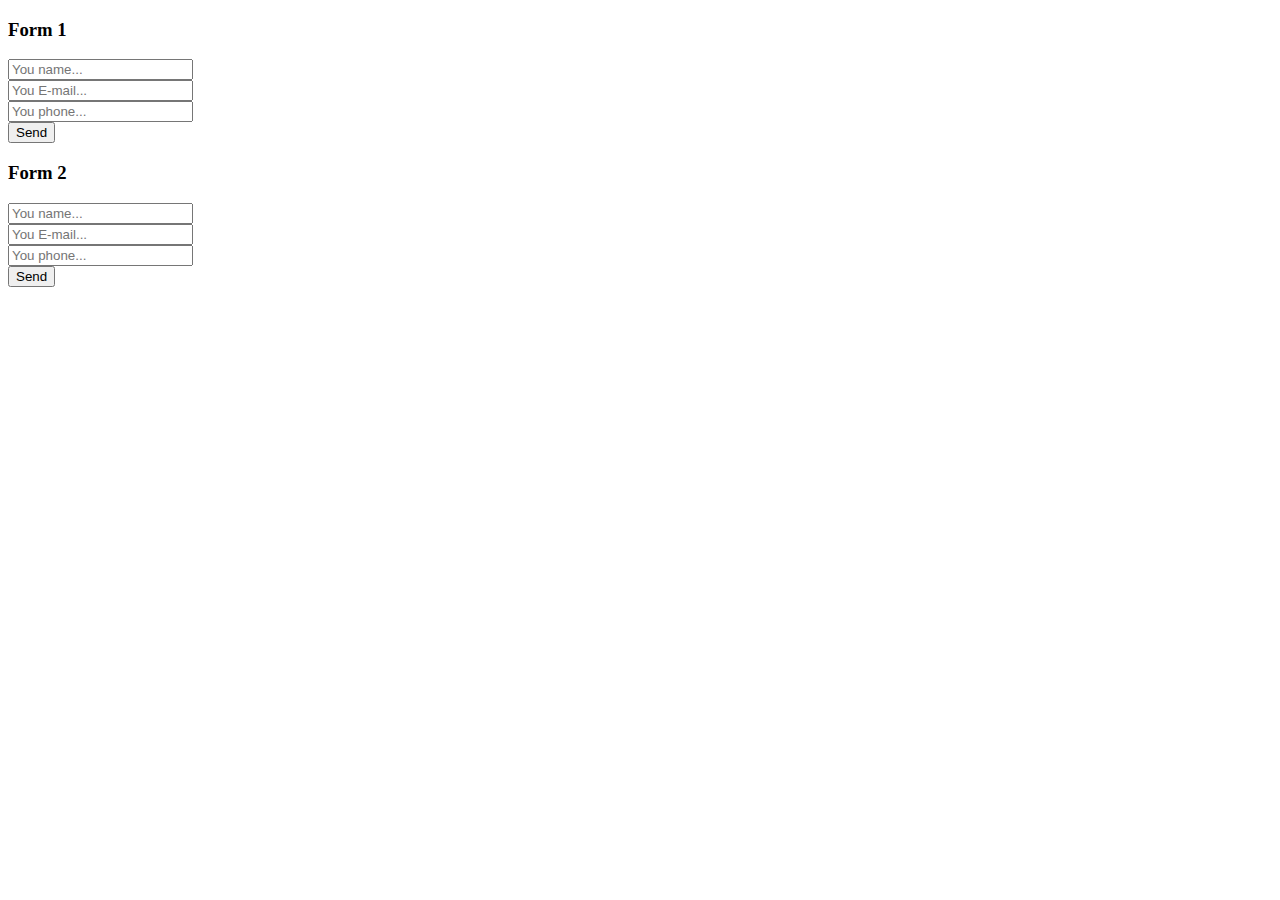
<file: source-files/uniMail-master/script/index.html>
<!DOCTYPE html>
<html lang="en">
<head>
	<meta charset="UTF-8">
	<title>uniMail</title>
	<script src="script.js" defer></script>
</head>
<body>

	<form class="uniForm">

		<h3>Form 1</h3>

		<!-- Hidden Required Fields -->
		<input type="hidden" name="project_name" value="Site Name">
		<input type="hidden" name="admin_email" value="admin@gmail.com">
		<input type="hidden" name="form_subject" value="Form Subject 1">
		<!-- END Hidden Required Fields -->

		<input type="text" name="Name" placeholder="You name..." required><br>
		<input type="text" name="E-mail" placeholder="You E-mail..." required><br>
		<input type="text" name="Phone" placeholder="You phone..."><br>

		<button>Send</button>

	</form>

	<form class="uniForm">

		<h3>Form 2</h3>

		<!-- Hidden Required Fields -->
		<input type="hidden" name="project_name" value="Site Name">
		<input type="hidden" name="admin_email" value="admin@gmail.com">
		<input type="hidden" name="form_subject" value="Form Subject 2">
		<!-- END Hidden Required Fields -->

		<input type="text" name="Name" placeholder="You name..." required><br>
		<input type="text" name="E-mail" placeholder="You E-mail..." required><br>
		<input type="text" name="Phone" placeholder="You phone..."><br>

		<button>Send</button>

	</form>

</body>
</html>
</file>
<file: css/loaders/loader.css>
/*! ------------------------------------------------
 * Project Name: Name: Braxton - Personal Portfolio & Resume HTML Template
 * Project Description: Show yourself brightly with Braxton - unique and creative portfolio and resume template!
 * Tags: mix_design, resume, portfolio, personal page, cv, template, one page, responsive, html5, css3, creative, clean 
 * Version: 1.0.0
 * Build Date: March 2024
 * Last Update: March 2024
 * This product is available exclusively on Themeforest
 * Author: mix_design
 * Author URI: https://themeforest.net/user/mix_design */
/*! File name: loader.css
 * ------------------------------------------------
 *
 * ------------------------------------------------
 * Table of Contents
 * ------------------------------------------------
 *  01. Loader Styles
 * ------------------------------------------------
 * Table of Contents End
 * ------------------------------------------------ */
:root {
  --_size: 1.6rem;
  --_font-default: "Syne", sans-serif;
  --_font-accent: "Syne", sans-serif;
  --_radius-s: 1.5rem;
  --_radius-m: 2.2rem;
  --_radius-l: 3rem;
  --_radius-xl: 3.6rem;
  --_animspeed-fast: 0.1s;
  --_animspeed-medium: 0.3s;
  --_animspeed-slow: 0.6s;
  --_animbezier: cubic-bezier(0.23, 0.65, 0.74, 1.09);
  /* light color scheme */
  --base--light: #e6ebf4;
  --base-tint--light: #ebf0f7;
  --base-shade--light: #bdc1c8;
  --accent--light: #aa70e0;
  --secondary--light: #7059e2;
  --secondary-rgba--light: rgba(112,89,226,0.3);
  --stroke-controls--light: #a8b0c1;
  --stroke-controls-neutral--light: rgba(0,0,0,0.3);
  --stroke-elements--light: #d1d5e0;
  --t-bright--light: #22232c;
  --t-medium--light: #424550;
  --t-muted--light: #666a79;
  --t-accent--light: #8f56cc;
  --t-secondary--light: #5d4ec4;
  --t-disabled--light: #717586;
  --t-placeholder--light: #969bb2;
  --base-opp--light: #111111;
  --t-opp-bright--light: #ebf0f7;
  --t-opp-medium--light: #C7C6D3;
  --t-opp-muted--light: #A1A1AF;
  --gradient-one--light: #CEC4EF;
  --gradient-two--light: #f5c5cd;
  --gradient-three--light: #ac8fe3;
  /* dark color scheme */
  --base--dark: #111111;
  --base-tint--dark: #161616;
  --base-shade--dark: #000000;
  --accent--dark: #E4B8BF;
  --secondary--dark: #CEC4EF;
  --secondary-rgba--dark: rgba(206,196,239,0.2);
  --stroke-controls--dark: #4B4B51;
  --stroke-controls-neutral--dark: rgba(255,255,255,0.3);
  --stroke-elements--dark: #303033;
  --t-bright--dark: #e9e9f1;
  --t-medium--dark: #C7C6D3;
  --t-muted--dark: #A1A1AF;
  --t-accent--dark: #E1BAC5;
  --t-secondary--dark: #CEC4EF;
  --t-disabled--dark: #8B8A91;
  --t-placeholder--dark: #58585E;
  --base-opp--dark: #fafafa;
  --t-opp-bright--dark: #121319;
  --t-opp-medium--dark: #626577;
  --t-opp-muted--dark: #717586;
  --gradient-one--dark: #a287d5;
  --gradient-two--dark: #E4B8BF;
  --gradient-three--dark: #8b6bc5;
  /* permanent colors */
  --per-base: #111111;
  --per-base-tint: #212121;
  --per-stroke-controls: rgba(255,255,255,0.4);
  --t-per-bright-light: #ffffff;
  --t-per-medium-light: #f2f2f2;
  --t-per-muted-light: #C7C6D3;
  --t-per-bright-dark: #27293b;
  --t-per-medium-dark: #626577;
  --t-per-muted-dark: #717586;
}
@media only screen and (min-width: 1600px) {
  :root {
    --_radius-s: 1.7rem;
    --_radius-m: 2.6rem;
  }
}

/* defaults */
@media (prefers-color-scheme: light) {
  :root {
    --base: var(--base--light);
    --base-tint: var(--base-tint--light);
    --base-shade: var(--base-shade--light);
    --accent: var(--accent--light);
    --secondary: var(--secondary--light);
    --secondary-rgba: var(--secondary-rgba--light);
    --stroke-controls: var(--stroke-controls--light);
    --stroke-controls-neutral: var(--stroke-controls-neutral--light);
    --stroke-elements: var(--stroke-elements--light);
    --t-bright: var(--t-bright--light);
    --t-medium: var(--t-medium--light);
    --t-muted: var(--t-muted--light);
    --t-accent: var(--t-accent--light);
    --t-secondary: var(--t-secondary--light);
    --t-disabled: var(--t-disabled--light);
    --t-placeholder: var(--t-placeholder--light);
    --base-opp: var(--base-opp--light);
    --t-opp-bright: var(--t-opp-bright--light);
    --t-opp-medium: var(--t-opp-medium--light);
    --t-opp-muted: var(--t-opp-muted--light);
    --gradient-one: var(--gradient-one--light);
    --gradient-two: var(--gradient-two--light);
    --gradient-three: var(--gradient-three--light);
  }
}
@media (prefers-color-scheme: dark) {
  :root {
    --base: var(--base--dark);
    --base-tint: var(--base-tint--dark);
    --base-shade: var(--base-shade--dark);
    --accent: var(--accent--dark);
    --secondary: var(--secondary--dark);
    --secondary-rgba: var(--secondary-rgba--dark);
    --stroke-controls: var(--stroke-controls--dark);
    --stroke-controls-neutral: var(--stroke-controls-neutral--dark);
    --stroke-elements: var(--stroke-elements--dark);
    --t-bright: var(--t-bright--dark);
    --t-medium: var(--t-medium--dark);
    --t-muted: var(--t-muted--dark);
    --t-accent: var(--t-accent--dark);
    --t-secondary: var(--t-secondary--dark);
    --t-disabled: var(--t-disabled--dark);
    --t-placeholder: var(--t-placeholder--dark);
    --base-opp: var(--base-opp--dark);
    --t-opp-bright: var(--t-opp-bright--dark);
    --t-opp-medium: var(--t-opp-medium--dark);
    --t-opp-muted: var(--t-opp-muted--dark);
    --gradient-one: var(--gradient-one--dark);
    --gradient-two: var(--gradient-two--dark);
    --gradient-three: var(--gradient-three--dark);
  }
}
[color-scheme=light] {
  --base: var(--base--light);
  --base-tint: var(--base-tint--light);
  --base-shade: var(--base-shade--light);
  --accent: var(--accent--light);
  --secondary: var(--secondary--light);
  --secondary-rgba: var(--secondary-rgba--light);
  --stroke-controls: var(--stroke-controls--light);
  --stroke-controls-neutral: var(--stroke-controls-neutral--light);
  --stroke-elements: var(--stroke-elements--light);
  --t-bright: var(--t-bright--light);
  --t-medium: var(--t-medium--light);
  --t-muted: var(--t-muted--light);
  --t-accent: var(--t-accent--light);
  --t-secondary: var(--t-secondary--light);
  --t-disabled: var(--t-disabled--light);
  --t-placeholder: var(--t-placeholder--light);
  --base-opp: var(--base-opp--light);
  --t-opp-bright: var(--t-opp-bright--light);
  --t-opp-medium: var(--t-opp-medium--light);
  --t-opp-muted: var(--t-opp-muted--light);
  --gradient-one: var(--gradient-one--light);
  --gradient-two: var(--gradient-two--light);
  --gradient-three: var(--gradient-three--light);
}

[color-scheme=dark] {
  --base: var(--base--dark);
  --base-tint: var(--base-tint--dark);
  --base-shade: var(--base-shade--dark);
  --accent: var(--accent--dark);
  --secondary: var(--secondary--dark);
  --secondary-rgba: var(--secondary-rgba--dark);
  --stroke-controls: var(--stroke-controls--dark);
  --stroke-controls-neutral: var(--stroke-controls-neutral--dark);
  --stroke-elements: var(--stroke-elements--dark);
  --t-bright: var(--t-bright--dark);
  --t-medium: var(--t-medium--dark);
  --t-muted: var(--t-muted--dark);
  --t-accent: var(--t-accent--dark);
  --t-secondary: var(--t-secondary--dark);
  --t-disabled: var(--t-disabled--dark);
  --t-placeholder: var(--t-placeholder--dark);
  --base-opp: var(--base-opp--dark);
  --t-opp-bright: var(--t-opp-bright--dark);
  --t-opp-medium: var(--t-opp-medium--dark);
  --t-opp-muted: var(--t-opp-muted--dark);
  --gradient-one: var(--gradient-one--dark);
  --gradient-two: var(--gradient-two--dark);
  --gradient-three: var(--gradient-three--dark);
}

/* ------------------------------------------------*/
/* Loader Styles Start */
/* ------------------------------------------------*/
.loader {
  position: fixed;
  top: 0;
  right: 0;
  bottom: 0;
  left: 0;
  z-index: 9999;
  background-color: var(--base-tint);
  opacity: 1;
  visibility: visible;
  -webkit-transition: all var(--_animspeed-slow) ease-in-out;
  -moz-transition: all var(--_animspeed-slow) ease-in-out;
  transition: all var(--_animspeed-slow) ease-in-out;
}
.loader.loaded {
  background-color: var(--base);
  opacity: 0;
  visibility: hidden;
}

.loader__content {
  position: absolute;
  left: 50%;
  top: 50%;
  bottom: auto;
  right: auto;
  -webkit-transform: translateX(-50%) translateY(-50%);
     -moz-transform: translateX(-50%) translateY(-50%);
      -ms-transform: translateX(-50%) translateY(-50%);
          transform: translateX(-50%) translateY(-50%);
  width: 40px;
  height: 60px;
  -webkit-transition: opacity var(--_animspeed-medium) ease-in-out;
  -moz-transition: opacity var(--_animspeed-medium) ease-in-out;
  transition: opacity var(--_animspeed-medium) ease-in-out;
  opacity: 1;
}
.loader__content.fade-out {
  opacity: 0;
}

.loader__box {
  width: 40px;
  height: 40px;
  background: var(--accent);
  background: -moz-linear-gradient(315deg, var(--accent) 0%, var(--secondary) 100%);
  background: linear-gradient(135deg, var(--accent) 0%, var(--secondary) 100%);
  -webkit-animation: jump 0.5s linear infinite;
     -moz-animation: jump 0.5s linear infinite;
          animation: jump 0.5s linear infinite;
  -moz-border-radius: 10px;
       border-radius: 10px;
}

@-webkit-keyframes jump {
  17% {
    border-bottom-right-radius: 10px;
  }
  25% {
    -webkit-transform: translateY(9px) rotate(22.5deg);
            transform: translateY(9px) rotate(22.5deg);
  }
  50% {
    -webkit-transform: translateY(18px) scale(1, 0.9) rotate(45deg);
            transform: translateY(18px) scale(1, 0.9) rotate(45deg);
    border-bottom-right-radius: 40px;
  }
  75% {
    -webkit-transform: translateY(9px) rotate(67.5deg);
            transform: translateY(9px) rotate(67.5deg);
  }
  100% {
    -webkit-transform: translateY(0) rotate(90deg);
            transform: translateY(0) rotate(90deg);
  }
}

@-moz-keyframes jump {
  17% {
    -moz-border-radius-bottomright: 10px;
         border-bottom-right-radius: 10px;
  }
  25% {
    -moz-transform: translateY(9px) rotate(22.5deg);
         transform: translateY(9px) rotate(22.5deg);
  }
  50% {
    -moz-transform: translateY(18px) scale(1, 0.9) rotate(45deg);
         transform: translateY(18px) scale(1, 0.9) rotate(45deg);
    -moz-border-radius-bottomright: 40px;
         border-bottom-right-radius: 40px;
  }
  75% {
    -moz-transform: translateY(9px) rotate(67.5deg);
         transform: translateY(9px) rotate(67.5deg);
  }
  100% {
    -moz-transform: translateY(0) rotate(90deg);
         transform: translateY(0) rotate(90deg);
  }
}

@keyframes jump {
  17% {
    -moz-border-radius-bottomright: 10px;
         border-bottom-right-radius: 10px;
  }
  25% {
    -webkit-transform: translateY(9px) rotate(22.5deg);
       -moz-transform: translateY(9px) rotate(22.5deg);
            transform: translateY(9px) rotate(22.5deg);
  }
  50% {
    -webkit-transform: translateY(18px) scale(1, 0.9) rotate(45deg);
       -moz-transform: translateY(18px) scale(1, 0.9) rotate(45deg);
            transform: translateY(18px) scale(1, 0.9) rotate(45deg);
    -moz-border-radius-bottomright: 40px;
         border-bottom-right-radius: 40px;
  }
  75% {
    -webkit-transform: translateY(9px) rotate(67.5deg);
       -moz-transform: translateY(9px) rotate(67.5deg);
            transform: translateY(9px) rotate(67.5deg);
  }
  100% {
    -webkit-transform: translateY(0) rotate(90deg);
       -moz-transform: translateY(0) rotate(90deg);
            transform: translateY(0) rotate(90deg);
  }
}
.loader__shadow {
  width: 40px;
  height: 5px;
  background-color: var(--base-shade);
  position: absolute;
  top: 49px;
  left: 0;
  -moz-border-radius: 50%;
       border-radius: 50%;
  -webkit-animation: shadow 0.5s linear infinite;
     -moz-animation: shadow 0.5s linear infinite;
          animation: shadow 0.5s linear infinite;
}

@-webkit-keyframes shadow {
  50% {
    -webkit-transform: scale(1.2, 1);
            transform: scale(1.2, 1);
  }
}

@-moz-keyframes shadow {
  50% {
    -moz-transform: scale(1.2, 1);
         transform: scale(1.2, 1);
  }
}

@keyframes shadow {
  50% {
    -webkit-transform: scale(1.2, 1);
       -moz-transform: scale(1.2, 1);
            transform: scale(1.2, 1);
  }
}
/* ------------------------------------------------*/
/* Loader Styles End */
/* ------------------------------------------------*/
</file>
